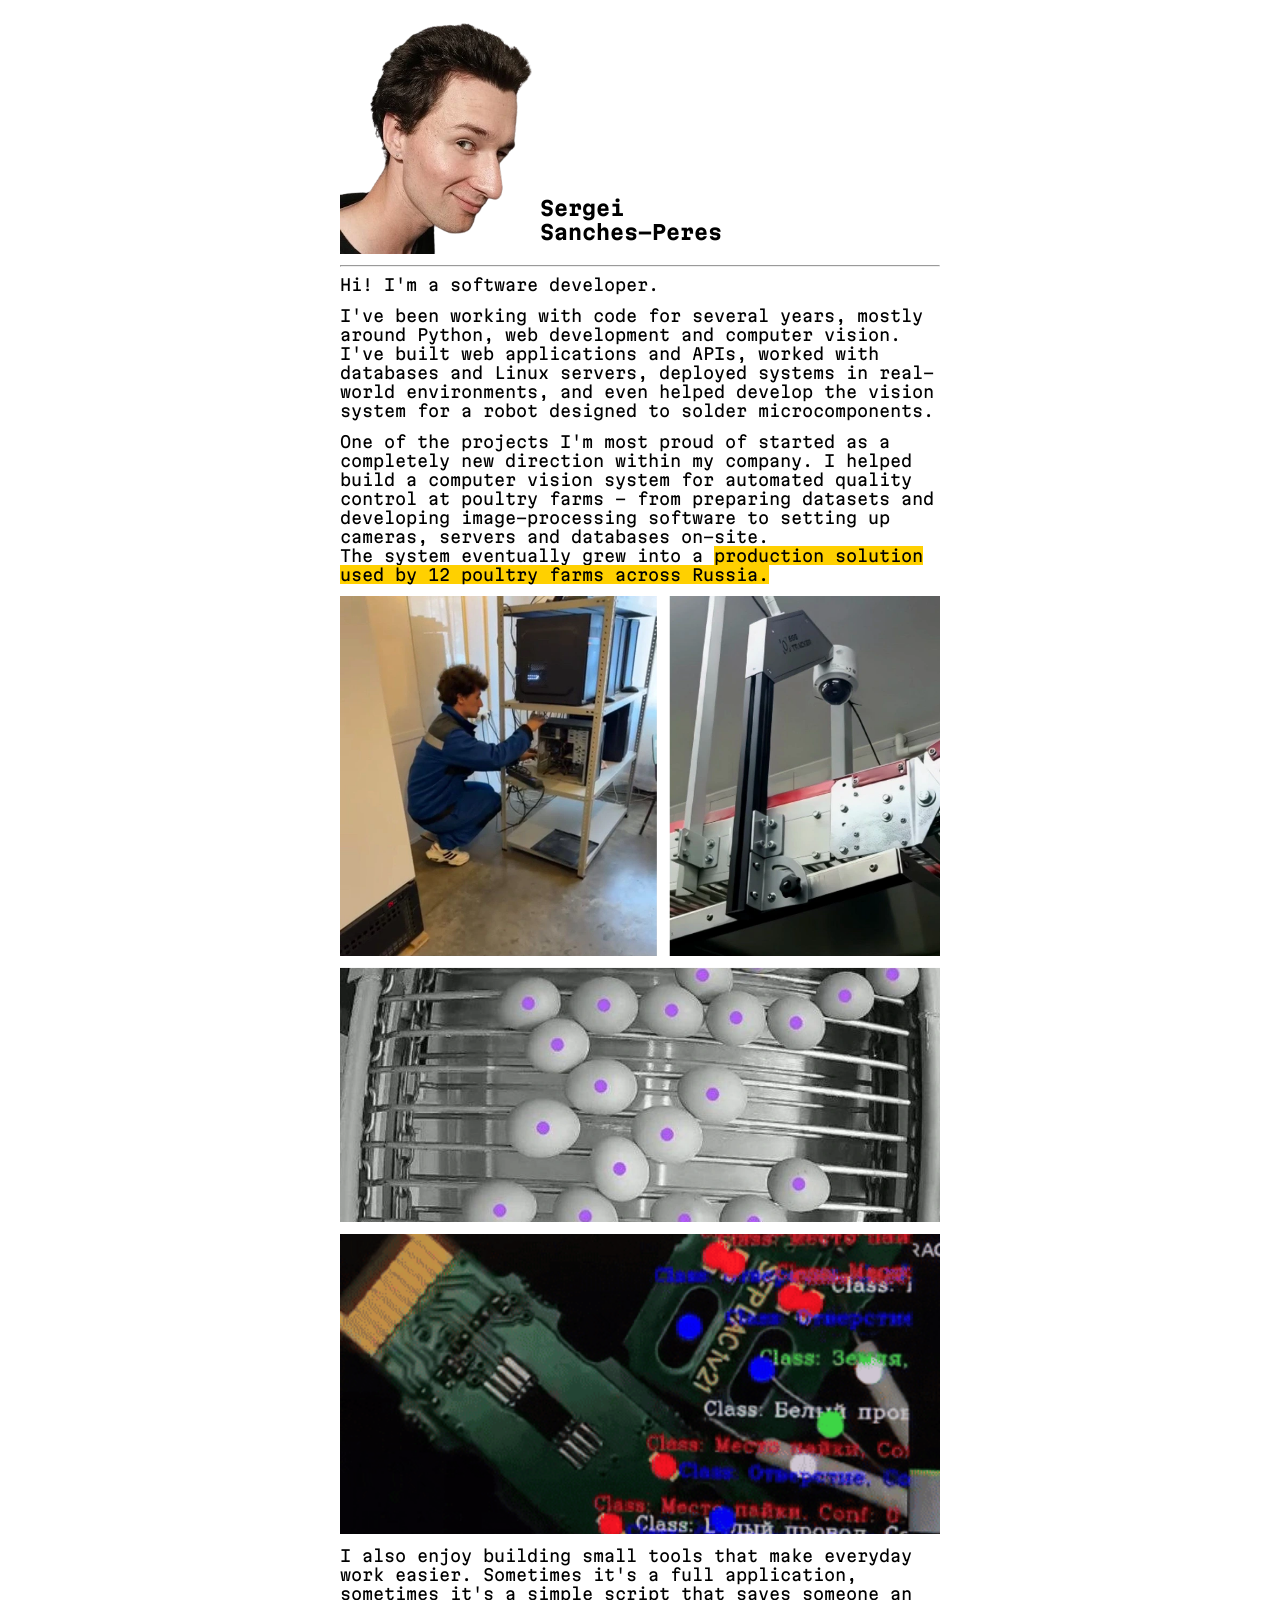
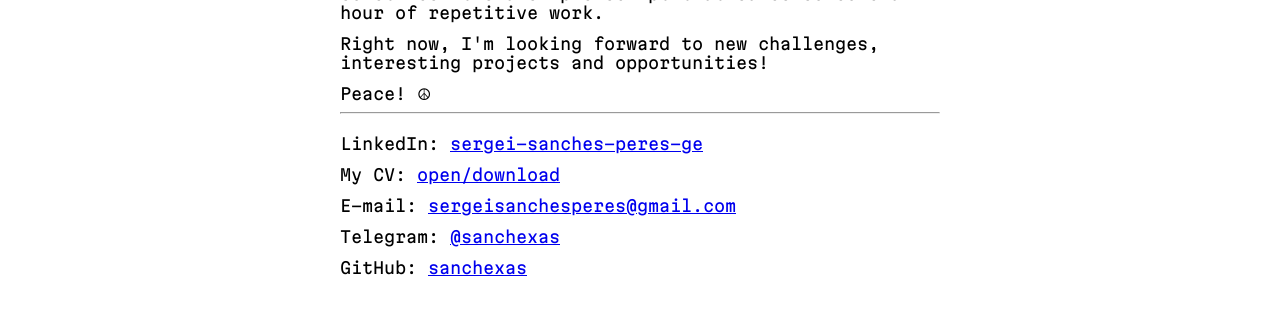
<file: index.html>
<!DOCTYPE html>
<html lang="en">
<head>
    <meta charset="UTF-8">
    <link rel="icon" href="favicon.svg" type="image/svg+xml">
    <meta name="viewport" content="width=device-width, initial-scale=1.0">
    <link rel="stylesheet" href="style.css">
    <title>sanchexas</title>
</head>
<body>
    <div class="wrapper">
        <header>
            <div class="avatar-container">
                <img class="avatar" src="me.webp" alt="">
            </div>
            <div style="display: flex; flex-direction: column; justify-content: flex-end;">
                <h1>Sergei <br/>Sanches-Peres</h1>
            </div>
        </header>
        <hr>
        <main>
            <p>Hi! I'm a software developer.</p>
            <p>I've been working with code for several years, mostly around Python, web development and computer vision. I've built web applications and APIs, worked with databases and Linux servers, deployed systems in real-world environments, and even helped develop the vision system for a robot designed to solder microcomponents.</p>
            
            <p>One of the projects I'm most proud of started as a completely new direction within my company. I helped build a computer vision system for automated quality control at poultry farms - from preparing datasets and developing image-processing software to setting up cameras, servers and databases on-site. <br/> The system eventually grew into a <span style="background: rgb(255, 208, 0); color: black;">production solution used by 12 poultry farms across Russia.</span> </p>
            <img src="mywork.webp" alt="">
            <img class="cropped-gif" src="wires.gif" alt="">
            <p>I also enjoy building small tools that make everyday work easier. Sometimes it's a full application, sometimes it's a simple script that saves someone an hour of repetitive work.</p>
            <p>Right now, I'm looking forward to new challenges, interesting projects and opportunities!</p>
            <p>Peace! ☮︎</p>
        </main>
        <hr>
        <footer>
            <p>LinkedIn: <a href="https://www.linkedin.com/in/sergei-sanches-peres-ge" target="_blank">sergei-sanches-peres-ge</a></p>
            <p>My CV: <a href="Sergei Sanches-Peres CV resume.pdf" target="_blank">open/download</a></p>
            <p>E-mail: <a href="mailto:sergeisanchesperes@gmail.com">sergeisanchesperes@gmail.com</a></p>
            <p>Telegram: <a href="http://t.me/sanchexas">@sanchexas</a></p>
            <p>GitHub: <a href="https://github.com/sanchexas">sanchexas</a></p>
        </footer>
    </div>
</body>
</html>
</file>
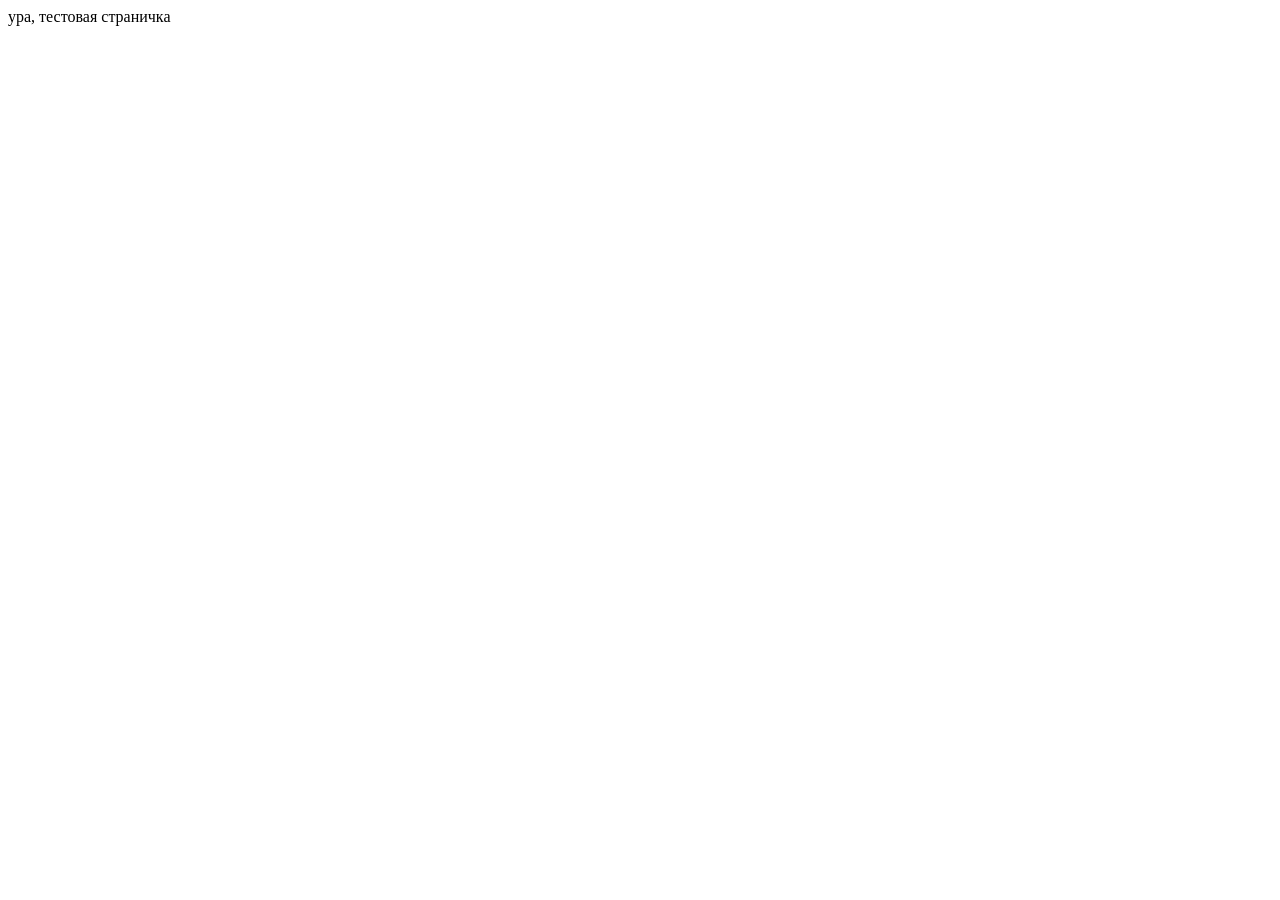
<file: test/test.html>
<!DOCTYPE html>
<html lang="ru">
<head>
    <meta charset="UTF-8">
    <meta name="viewport" content="width=device-width, initial-scale=1.0">
    <title>TEST</title>
</head>
<body>
    ура, тестовая страничка
</body>
</html>
</file>
<file: style.css>
@font-face {
    font-family: 'MMR';
    src: url('./fonts/MartianMono-Regular.ttf') format('woff2');
    font-style: normal;
}
@font-face {
    font-family: 'MMB';
    src: url('./fonts/MartianMono-Bold.ttf') format('woff2');
    font-style: normal;
}
@font-face {
    font-family: 'MMM';
    src: url('./fonts/MartianMono-Medium.ttf') format('woff2');
    font-style: normal;
}
p{
    margin: 0;
}
h1{
    font-size: 20px;
    font-style: normal;
    font-family: 'MMB';
}
body{
    margin: 0 auto;
    /* background: rgb(124, 54, 255); */
    font-family: 'MMR';
}
header{
    display: flex;
}
.wrapper{
    margin: 20px auto;
    max-width: 600px;
}
.avatar{
    width: 200px;
}
img{
    width: 100%;
}
.cropped-gif {
    width: 100%;
    height: 300px;
    object-fit: cover; 
    object-position: center; 
}
main{
    display: flex;
    flex-direction: column;
    gap: 12px;
}
footer{
    display: flex;
    flex-direction: column;
    gap: 12px;
    padding: 12px 0;
}
@media screen and (max-width: 610px) {
    .wrapper{
        padding: 0px 12px;
    }
    body{
        font-size: 12px;
    }
    h1{
        font-size: 16px;
    }
    .avatar{
        width: 150px;
    }
}
</file>
